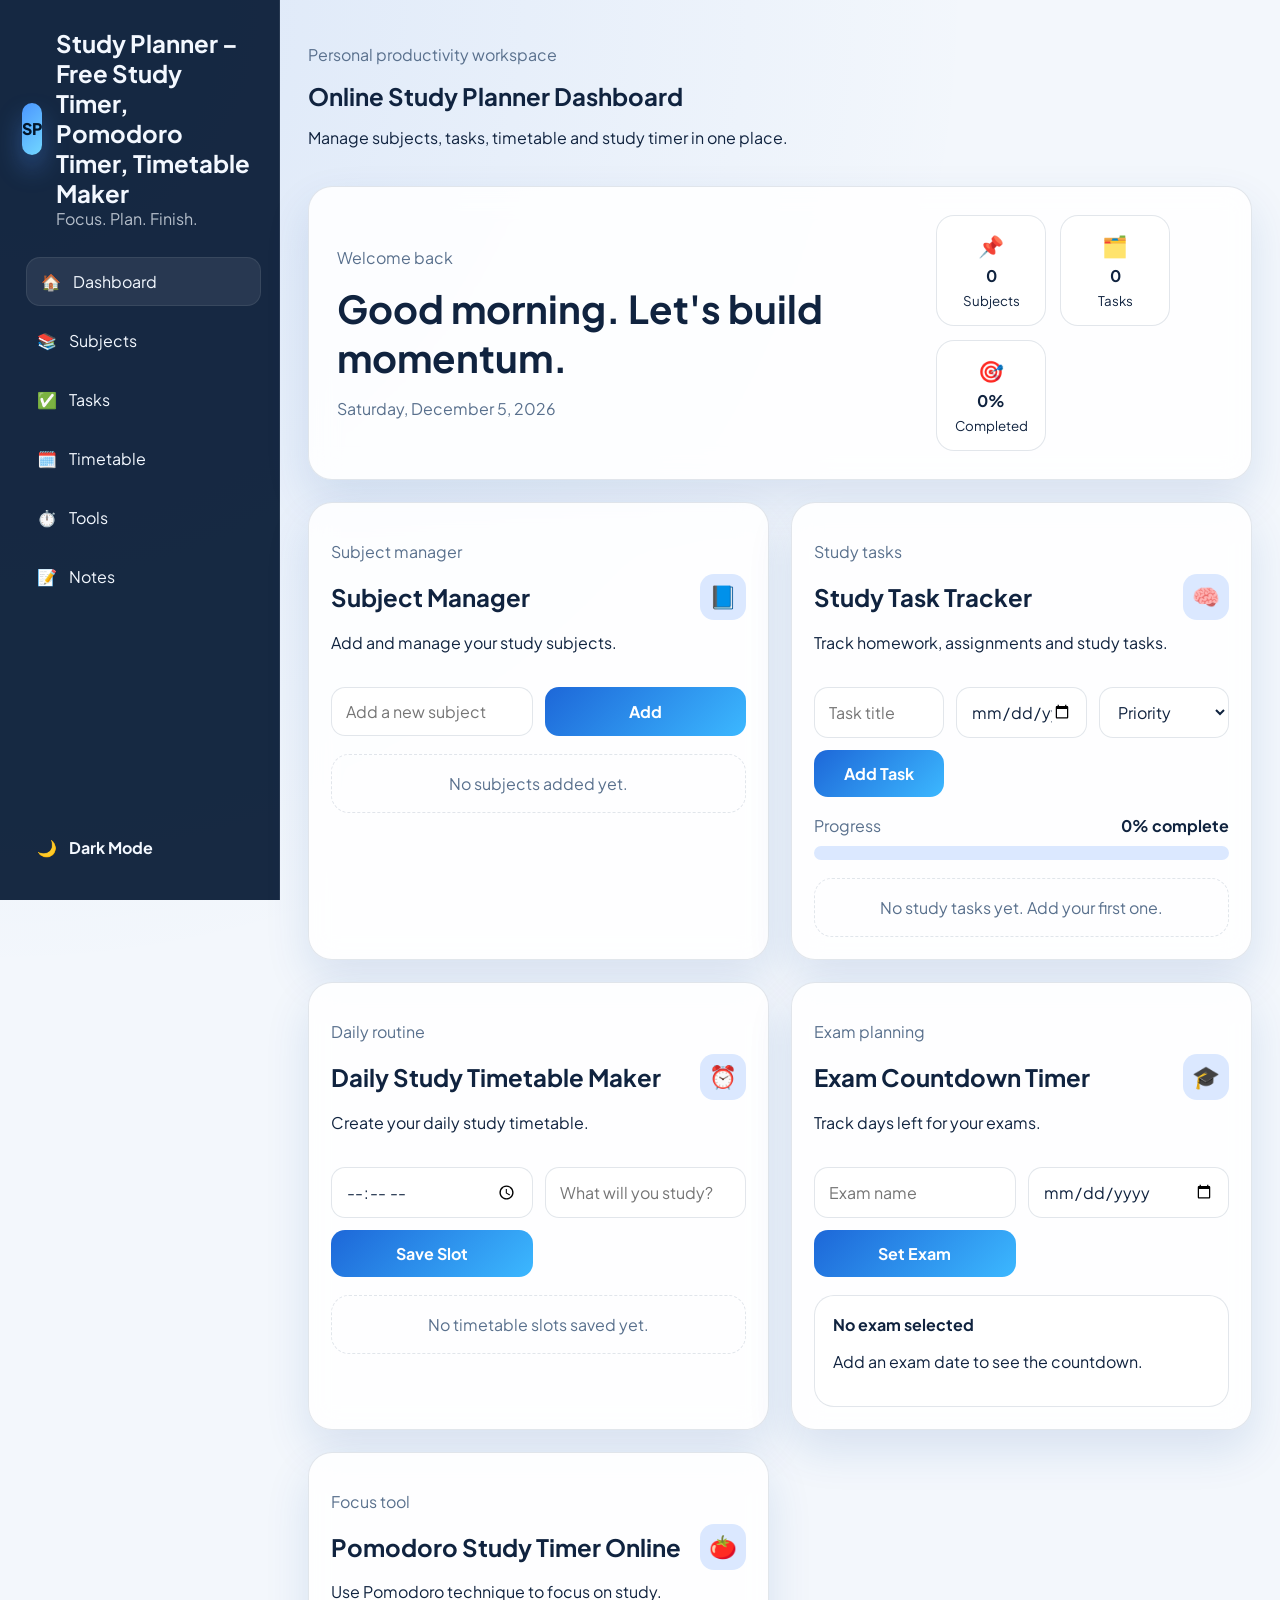
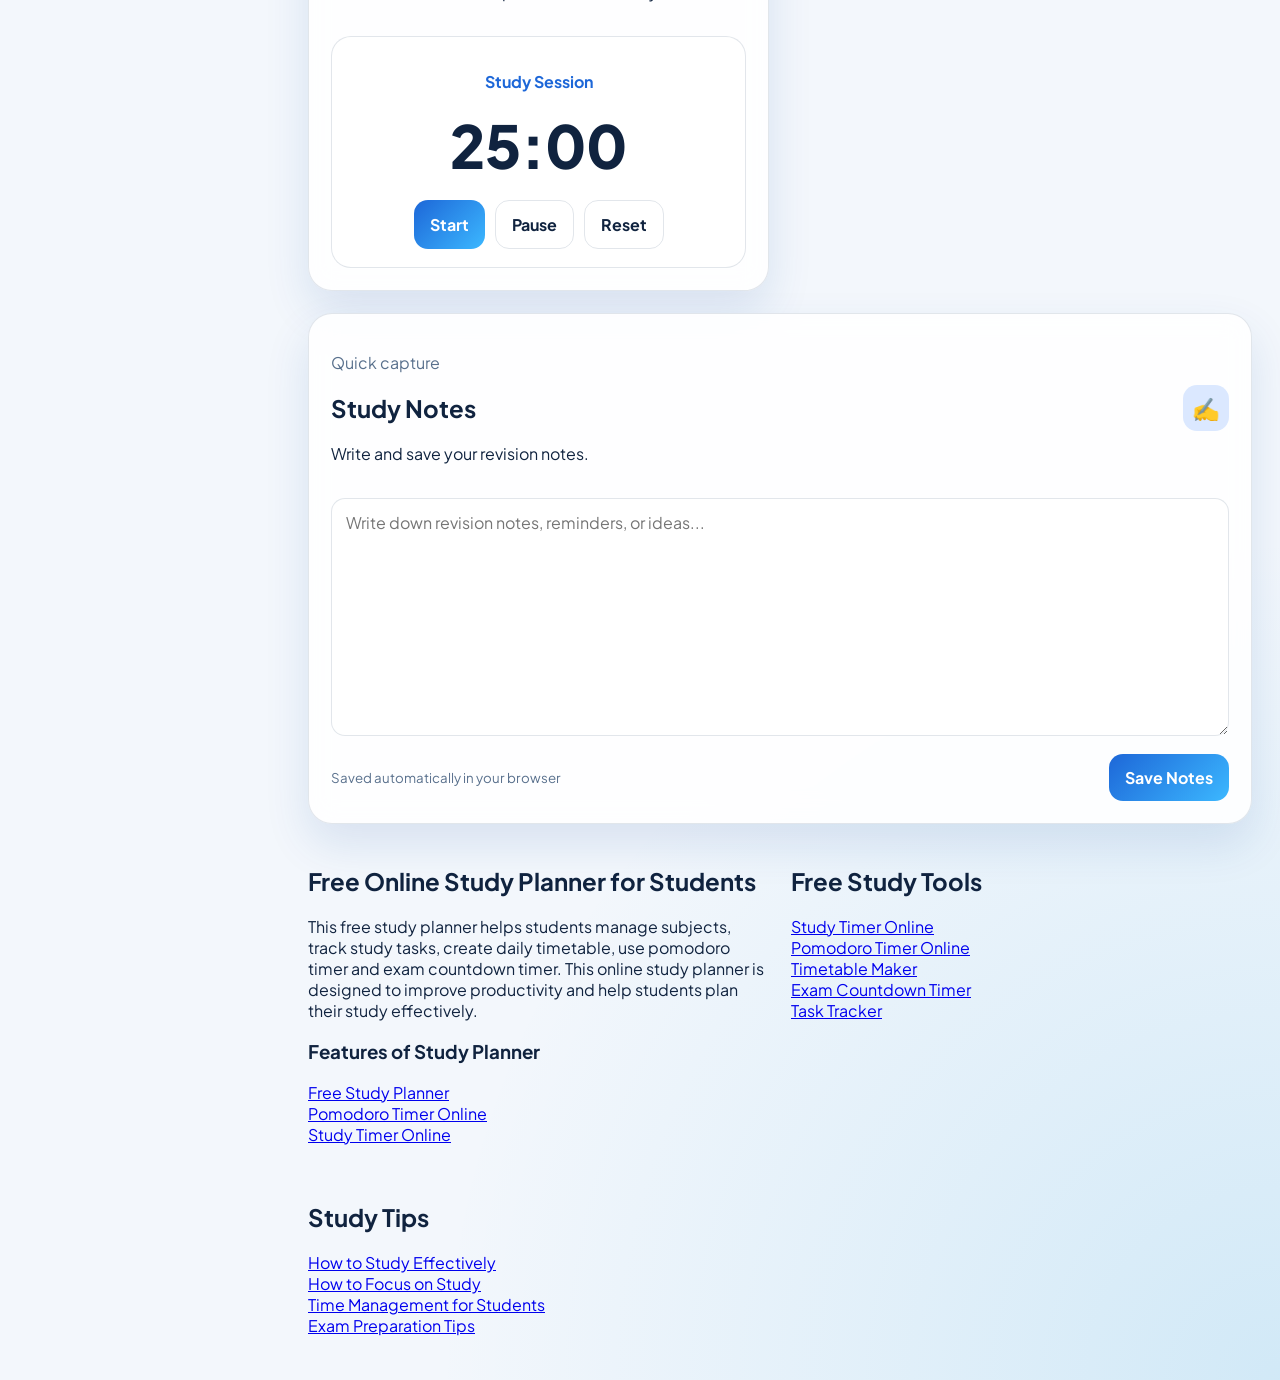
<file: index.html>
<!DOCTYPE html>
<html lang="en">
<head>
  <meta charset="UTF-8">
  <meta name="viewport" content="width=device-width, initial-scale=1.0">
  <meta name="google-site-verification" content="zmWX5NufYpglNkbJKlJRnGRphwTxDJMZn7EVDPB3mHg" />
  <title>Study Planner - Free Study Timer, Pomodoro Timer, Timetable Maker</title>

<meta name="description" content="Free Study Planner with Pomodoro Timer, Study Timer, Task Tracker, Timetable Maker and Exam Countdown. Best online study planner for students.">

<meta name="keywords" content="study planner, study timer, pomodoro timer, timetable maker, exam countdown, task tracker for students, online study planner">

<meta name="author" content="Study Planner">
<meta property="og:title" content="Study Planner - Free Study Timer & Pomodoro Timer">
<meta property="og:description" content="Plan your study, track tasks, use Pomodoro timer and timetable maker in one place.">
<meta property="og:type" content="website">
<meta property="og:url" content="https://vipviratprajapat1-source.github.io/Study-Planner/">
  <link rel="preconnect" href="https://fonts.googleapis.com">
  <link rel="preconnect" href="https://fonts.gstatic.com" crossorigin>
  <link href="https://fonts.googleapis.com/css2?family=Plus+Jakarta+Sans:wght@400;500;600;700;800&display=swap" rel="stylesheet">
  <link rel="stylesheet" href="style.css">
</head>
<body>
  <div class="app-shell">
    <aside class="sidebar" id="sidebar">
      <div class="brand">
        <div class="brand-icon">SP</div>
        <div>
          <h1>Study Planner – Free Study Timer, Pomodoro Timer, Timetable Maker</h1>
          <p>Focus. Plan. Finish.</p>
        </div>
      </div>

      <nav class="nav-links">
        <a href="#dashboard" class="nav-link active">
          <span>🏠</span>
          <span>Dashboard</span>
        </a>
        <a href="#subjects" class="nav-link">
          <span>📚</span>
          <span>Subjects</span>
        </a>
        <a href="#tasks" class="nav-link">
          <span>✅</span>
          <span>Tasks</span>
        </a>
        <a href="#timetable" class="nav-link">
          <span>🗓️</span>
          <span>Timetable</span>
        </a>
        <a href="#tools" class="nav-link">
          <span>⏱️</span>
          <span>Tools</span>
        </a>
        <a href="#notes" class="nav-link">
          <span>📝</span>
          <span>Notes</span>
        </a>
      </nav>

      <div class="sidebar-footer">
        <button id="themeToggle" class="theme-toggle" type="button">
          <span id="themeIcon">🌙</span>
          <span id="themeLabel">Dark Mode</span>
        </button>
      </div>
    </aside>

    <main class="content">
      <header class="topbar">
        <button class="menu-toggle" id="menuToggle" type="button" aria-label="Toggle menu">☰</button>
        <div>
          <p class="eyebrow">Personal productivity workspace</p>
          <h2>Online Study Planner Dashboard</h2>
          <p>Manage subjects, tasks, timetable and study timer in one place.</p>
        </div>
      </header>

      <section class="hero-card" id="dashboard">
        <div>
          <p class="eyebrow">Welcome back</p>
          <h3 id="welcomeMessage">Ready for a strong study session?</h3>
          <p id="todayDate" class="hero-date"></p>
        </div>
        <div class="hero-stats">
          <div class="mini-stat">
            <span>📌</span>
            <strong id="subjectCount">0</strong>
            <small>Subjects</small>
          </div>
          <div class="mini-stat">
            <span>🗂️</span>
            <strong id="taskCount">0</strong>
            <small>Tasks</small>
          </div>
          <div class="mini-stat">
            <span>🎯</span>
            <strong id="completionRate">0%</strong>
            <small>Completed</small>
          </div>
        </div>
      </section>

      <section class="grid-layout">
        <article class="card" id="subjects">
          <div class="card-header">
            <div>
              <p class="eyebrow">Subject manager</p>
              <h2>Subject Manager</h2>
              <p>Add and manage your study subjects.</p>
            </div>
            <span class="card-icon">📘</span>
          </div>
          <form id="subjectForm" class="inline-form">
            <input id="subjectInput" type="text" placeholder="Add a new subject" required>
            <button type="submit">Add</button>
          </form>
          <ul id="subjectList" class="list"></ul>
        </article>

        <article class="card" id="tasks">
          <div class="card-header">
            <div>
              <p class="eyebrow">Study tasks</p>
              <h2>Study Task Tracker</h2>
              <p>Track homework, assignments and study tasks.</p>
            </div>
            <span class="card-icon">🧠</span>
          </div>
          <form id="taskForm" class="task-form">
            <input id="taskTitle" type="text" placeholder="Task title" required>
            <input id="taskDeadline" type="date" required>
            <select id="taskPriority" required>
              <option value="">Priority</option>
              <option value="High">High</option>
              <option value="Medium">Medium</option>
              <option value="Low">Low</option>
            </select>
            <button type="submit">Add Task</button>
          </form>
          <div class="progress-block">
            <div class="progress-label">
              <span>Progress</span>
              <strong id="progressText">0% complete</strong>
            </div>
            <div class="progress-track">
              <div id="progressBar" class="progress-bar"></div>
            </div>
          </div>
          <ul id="taskList" class="list task-list"></ul>
        </article>

        <article class="card" id="timetable">
          <div class="card-header">
            <div>
              <p class="eyebrow">Daily routine</p>
              <h2>Daily Study Timetable Maker</h2>
              <p>Create your daily study timetable.</p>
            </div>
            <span class="card-icon">⏰</span>
          </div>
          <form id="timetableForm" class="inline-form timetable-form">
            <input id="scheduleHour" type="time" required>
            <input id="scheduleTask" type="text" placeholder="What will you study?" required>
            <button type="submit">Save Slot</button>
          </form>
          <ul id="timetableList" class="list timetable-list"></ul>
        </article>

        <article class="card" id="tools">
          <div class="card-header">
            <div>
              <p class="eyebrow">Exam planning</p>
              <h2>Exam Countdown Timer</h2>
              <p>Track days left for your exams.</p>
            </div>
            <span class="card-icon">🎓</span>
          </div>
          <form id="examForm" class="inline-form">
            <input id="examName" type="text" placeholder="Exam name" required>
            <input id="examDate" type="date" required>
            <button type="submit">Set Exam</button>
          </form>
          <div class="countdown-panel">
            <h4 id="examDisplayName">No exam selected</h4>
            <p id="countdownText">Add an exam date to see the countdown.</p>
          </div>
        </article>

        <article class="card">
          <div class="card-header">
            <div>
              <p class="eyebrow">Focus tool</p>
              <h2>Pomodoro Study Timer Online</h2>
              <p>Use Pomodoro technique to focus on study.</p>
            </div>
            <span class="card-icon">🍅</span>
          </div>
          <div class="pomodoro-panel">
            <p class="pomodoro-mode" id="pomodoroMode">Study Session</p>
            <div class="pomodoro-time" id="pomodoroTime">25:00</div>
            <div class="pomodoro-actions">
              <button id="startPomodoro" type="button">Start</button>
              <button id="pausePomodoro" type="button" class="secondary-button">Pause</button>
              <button id="resetPomodoro" type="button" class="secondary-button">Reset</button>
            </div>
          </div>
        </article>

        <article class="card full-width" id="notes">
          <div class="card-header">
            <div>
              <p class="eyebrow">Quick capture</p>
              <h2>Study Notes</h2>
              <p>Write and save your revision notes.</p>
            </div>
            <span class="card-icon">✍️</span>
          </div>
          <textarea id="notesArea" rows="10" placeholder="Write down revision notes, reminders, or ideas..."></textarea>
          <div class="notes-footer">
            <small>Saved automatically in your browser</small>
            <button id="saveNotes" type="button">Save Notes</button>
          </div>
        </article>
      <section>
  <h2>Free Online Study Planner for Students</h2>
  <p>
    This free study planner helps students manage subjects, track study tasks,
    create daily timetable, use pomodoro timer and exam countdown timer.
    This online study planner is designed to improve productivity and help
    students plan their study effectively.
  </p>

  <h3>Features of Study Planner</h3>
  <p>
     <a href="https://vipviratprajapat1-source.github.io/Study-Planner/">Free Study Planner</a><br>
     <a href="https://vipviratprajapat1-source.github.io/Study-Planner/">Pomodoro Timer Online</a><br>
     <a href="https://vipviratprajapat1-source.github.io/Study-Planner/">Study Timer Online</a>
  </p>
  </section>
        <section>
  <h2>Free Study Tools</h2>
  <p>
    <a href="study-timer.html">Study Timer Online</a><br>
    <a href="pomodoro-timer.html">Pomodoro Timer Online</a><br>
    <a href="timetable-maker.html">Timetable Maker</a><br>
    <a href="exam-countdown.html">Exam Countdown Timer</a><br>
    <a href="task-tracker.html">Task Tracker</a>
  </p>
</section>
<section>
  <h2>Study Tips</h2>
  <p>
    <a href="how-to-study.html">How to Study Effectively</a><br>
    <a href="how-to-focus-on-study.html">How to Focus on Study</a><br>
    <a href="time-management-for-students.html">Time Management for Students</a><br>
    <a href="exam-preparation-tips.html">Exam Preparation Tips</a>
  </p>
</section>

    </main>
  </div>
<script>
(function(){if(!window.chatbase||window.chatbase("getState")!=="initialized"){window.chatbase=(...arguments)=>{if(!window.chatbase.q){window.chatbase.q=[]}window.chatbase.q.push(arguments)};window.chatbase=new Proxy(window.chatbase,{get(target,prop){if(prop==="q"){return target.q}return(...args)=>target(prop,...args)}})}const onLoad=function(){const script=document.createElement("script");script.src="https://www.chatbase.co/embed.min.js";script.id="tc7i2lwa6ctZbkM8HM2JC";script.domain="www.chatbase.co";document.body.appendChild(script)};if(document.readyState==="complete"){onLoad()}else{window.addEventListener("load",onLoad)}})();
</script>
  <script src="script.js"></script>
</body>
</html>
</file>
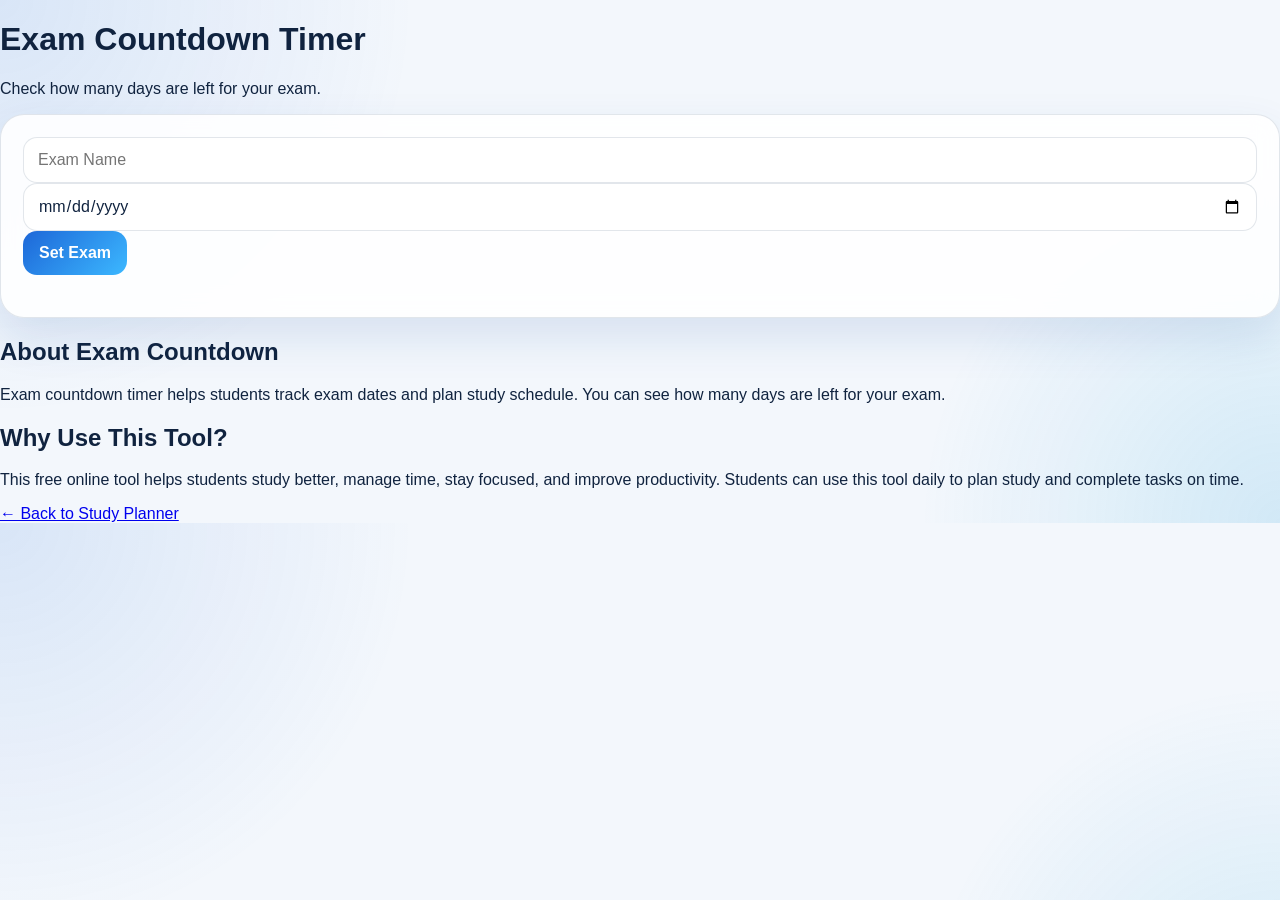
<file: exam-countdown.html>
<!DOCTYPE html>
<html lang="en">
<head>
  <meta charset="UTF-8">
  <meta name="viewport" content="width=device-width, initial-scale=1.0">
  <title>Exam Countdown Timer - Days Left for Exam</title>

  <meta name="description" content="Free exam countdown timer for students. Check how many days left for your exam and plan your study.">
  <meta name="keywords" content="exam countdown timer, days left for exam, exam timer for students">
  <meta name="robots" content="index, follow">

  <link rel="stylesheet" href="style.css">
</head>
<body>

  <h1>Exam Countdown Timer</h1>
  <p>Check how many days are left for your exam.</p>

  <div class="card">
    <input type="text" id="examName" placeholder="Exam Name">
    <input type="date" id="examDate">
    <button onclick="setExam()">Set Exam</button>

    <h2 id="examTitle"></h2>
    <p id="countdown"></p>
  </div>

  <h2>About Exam Countdown</h2>
  <p>
    Exam countdown timer helps students track exam dates and plan study schedule.
    You can see how many days are left for your exam.
  </p>
  <h2>Why Use This Tool?</h2>
  <p>
  This free online tool helps students study better, manage time, stay focused,
  and improve productivity. Students can use this tool daily to plan study and
  complete tasks on time.
  </p>
  <a href="index.html">← Back to Study Planner</a>

<script>
function setExam() {
  let examName = document.getElementById("examName").value;
  let examDate = document.getElementById("examDate").value;

  if(examName === "" || examDate === "") return;

  let examTime = new Date(examDate).getTime();

  setInterval(function() {
    let now = new Date().getTime();
    let distance = examTime - now;

    let days = Math.floor(distance / (1000 * 60 * 60 * 24));

    document.getElementById("examTitle").innerText = examName;
    document.getElementById("countdown").innerText = days + " days left";
  }, 1000);
}
</script>

</body>
</html>
</file>
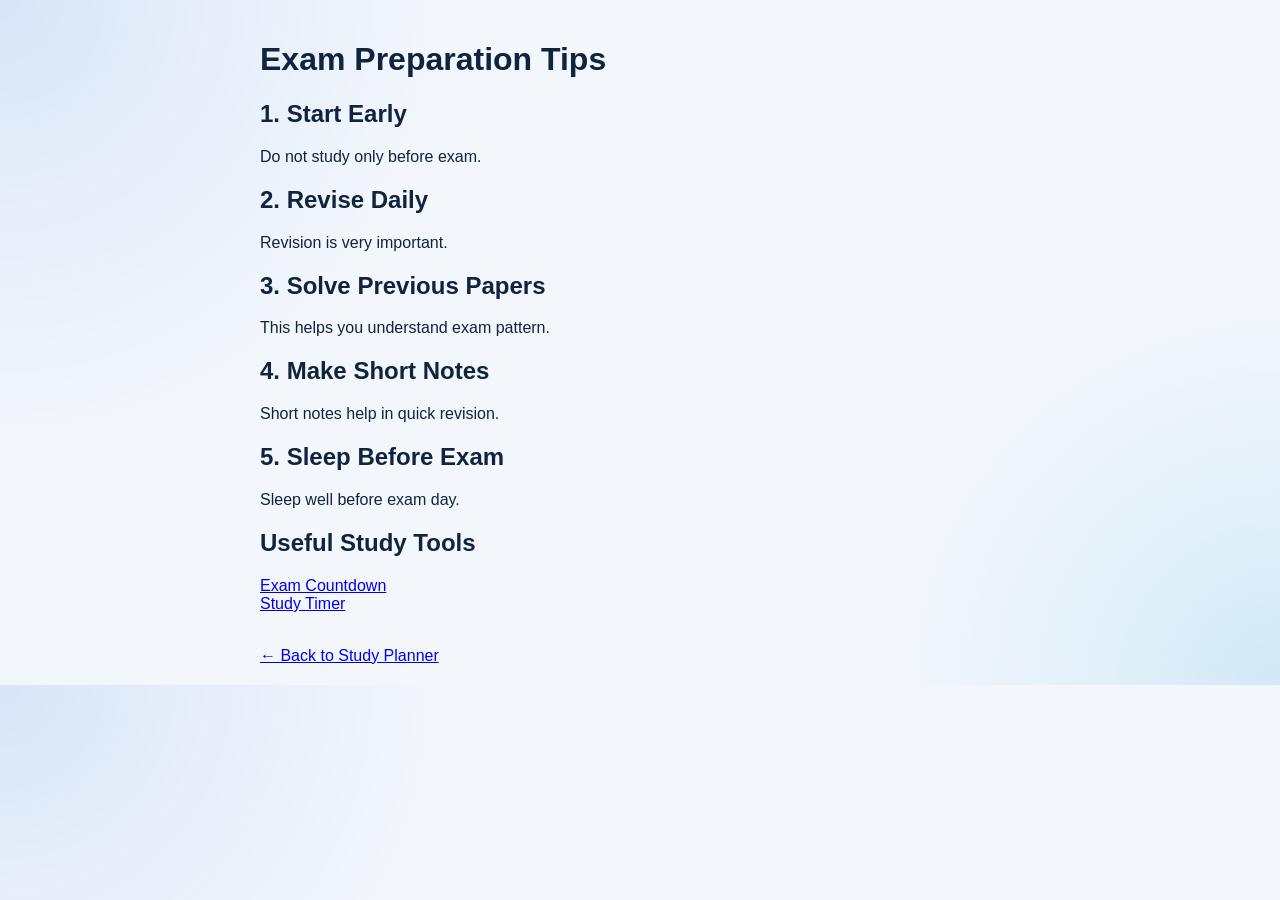
<file: exam-preparation-tips.html>
<!DOCTYPE html>
<html lang="en">
<head>
  <meta charset="UTF-8">
  <meta name="viewport" content="width=device-width, initial-scale=1.0">
  <title>Exam Preparation Tips - Study Planner</title>
  <meta name="description" content="Best exam preparation tips for students. Learn how to prepare for exams effectively.">
  <link rel="stylesheet" href="style.css">
</head>
<body>
  <main style="padding:20px; max-width:800px; margin:auto;">
    <h1>Exam Preparation Tips</h1>

    <h2>1. Start Early</h2>
    <p>Do not study only before exam.</p>

    <h2>2. Revise Daily</h2>
    <p>Revision is very important.</p>

    <h2>3. Solve Previous Papers</h2>
    <p>This helps you understand exam pattern.</p>

    <h2>4. Make Short Notes</h2>
    <p>Short notes help in quick revision.</p>

    <h2>5. Sleep Before Exam</h2>
    <p>Sleep well before exam day.</p>

    <h2>Useful Study Tools</h2>
    <p>
      <a href="exam-countdown.html">Exam Countdown</a><br>
      <a href="study-timer.html">Study Timer</a>
    </p>

    <br>
    <a href="index.html">← Back to Study Planner</a>
  </main>
</body>
</html>
</file>
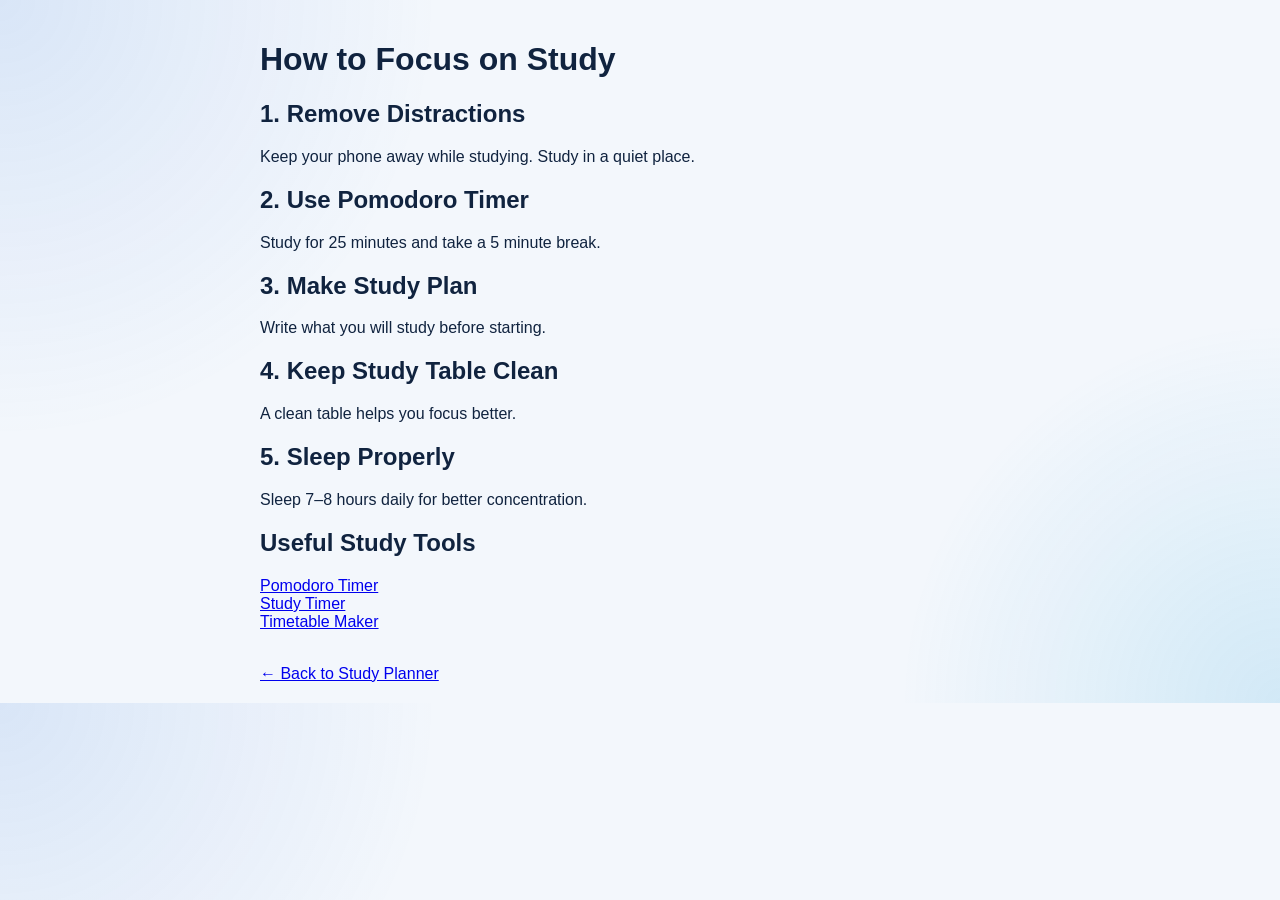
<file: how-to-focus-on-study.html>
<!DOCTYPE html>
<html lang="en">
<head>
  <meta charset="UTF-8">
  <meta name="viewport" content="width=device-width, initial-scale=1.0">
  <title>How to Focus on Study - Study Planner</title>
  <meta name="description" content="Learn how to focus on study without distraction. Best study tips for students to improve concentration.">
  <link rel="stylesheet" href="style.css">
</head>
<body>
  <main style="padding:20px; max-width:800px; margin:auto;">
    <h1>How to Focus on Study</h1>

    <h2>1. Remove Distractions</h2>
    <p>Keep your phone away while studying. Study in a quiet place.</p>

    <h2>2. Use Pomodoro Timer</h2>
    <p>Study for 25 minutes and take a 5 minute break.</p>

    <h2>3. Make Study Plan</h2>
    <p>Write what you will study before starting.</p>

    <h2>4. Keep Study Table Clean</h2>
    <p>A clean table helps you focus better.</p>

    <h2>5. Sleep Properly</h2>
    <p>Sleep 7–8 hours daily for better concentration.</p>

    <h2>Useful Study Tools</h2>
    <p>
      <a href="pomodoro-timer.html">Pomodoro Timer</a><br>
      <a href="study-timer.html">Study Timer</a><br>
      <a href="timetable-maker.html">Timetable Maker</a>
    </p>

    <br>
    <a href="index.html">← Back to Study Planner</a>
  </main>
</body>
</html>
</file>
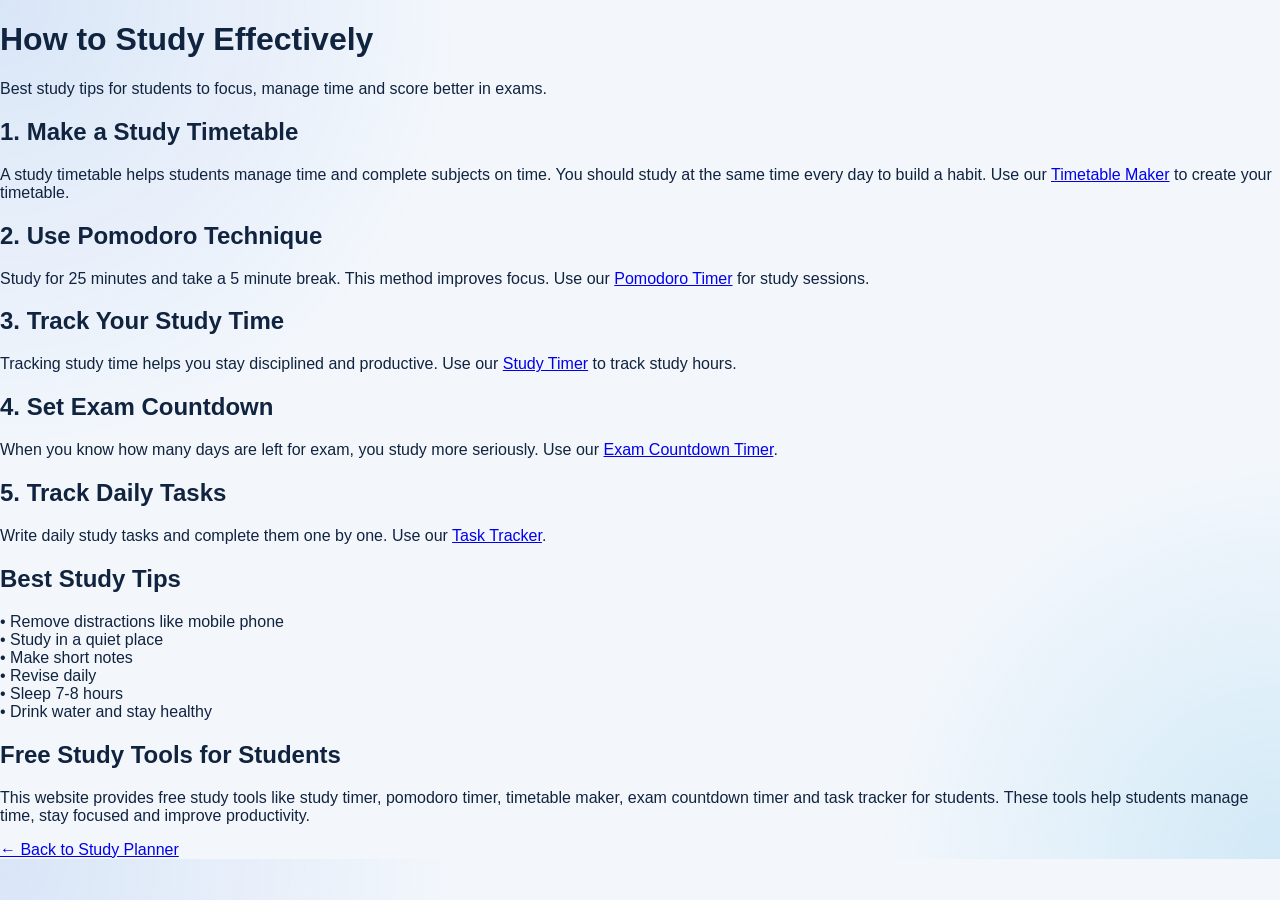
<file: how-to-study.html>
<!DOCTYPE html>
<html lang="en">
<head>
  <meta charset="UTF-8">
  <meta name="viewport" content="width=device-width, initial-scale=1.0">
  <title>How to Study Effectively - Study Tips for Students</title>

  <meta name="description" content="Learn how to study effectively with best study tips, time management, Pomodoro technique and timetable planning for students.">
  <meta name="keywords" content="how to study effectively, study tips for students, how to focus on study, study time table tips">
  <meta name="robots" content="index, follow">

  <link rel="stylesheet" href="style.css">
</head>
<body>

  <h1>How to Study Effectively</h1>
  <p>Best study tips for students to focus, manage time and score better in exams.</p>

  <h2>1. Make a Study Timetable</h2>
  <p>
    A study timetable helps students manage time and complete subjects on time.
    You should study at the same time every day to build a habit.
    Use our <a href="timetable-maker.html">Timetable Maker</a> to create your timetable.
  </p>

  <h2>2. Use Pomodoro Technique</h2>
  <p>
    Study for 25 minutes and take a 5 minute break. This method improves focus.
    Use our <a href="pomodoro-timer.html">Pomodoro Timer</a> for study sessions.
  </p>

  <h2>3. Track Your Study Time</h2>
  <p>
    Tracking study time helps you stay disciplined and productive.
    Use our <a href="study-timer.html">Study Timer</a> to track study hours.
  </p>

  <h2>4. Set Exam Countdown</h2>
  <p>
    When you know how many days are left for exam, you study more seriously.
    Use our <a href="exam-countdown.html">Exam Countdown Timer</a>.
  </p>

  <h2>5. Track Daily Tasks</h2>
  <p>
    Write daily study tasks and complete them one by one.
    Use our <a href="task-tracker.html">Task Tracker</a>.
  </p>

  <h2>Best Study Tips</h2>
  <p>
    • Remove distractions like mobile phone<br>
    • Study in a quiet place<br>
    • Make short notes<br>
    • Revise daily<br>
    • Sleep 7-8 hours<br>
    • Drink water and stay healthy
  </p>

  <h2>Free Study Tools for Students</h2>
  <p>
    This website provides free study tools like study timer, pomodoro timer,
    timetable maker, exam countdown timer and task tracker for students.
    These tools help students manage time, stay focused and improve productivity.
  </p>

  <a href="index.html">← Back to Study Planner</a>

</body>
</html>
</file>
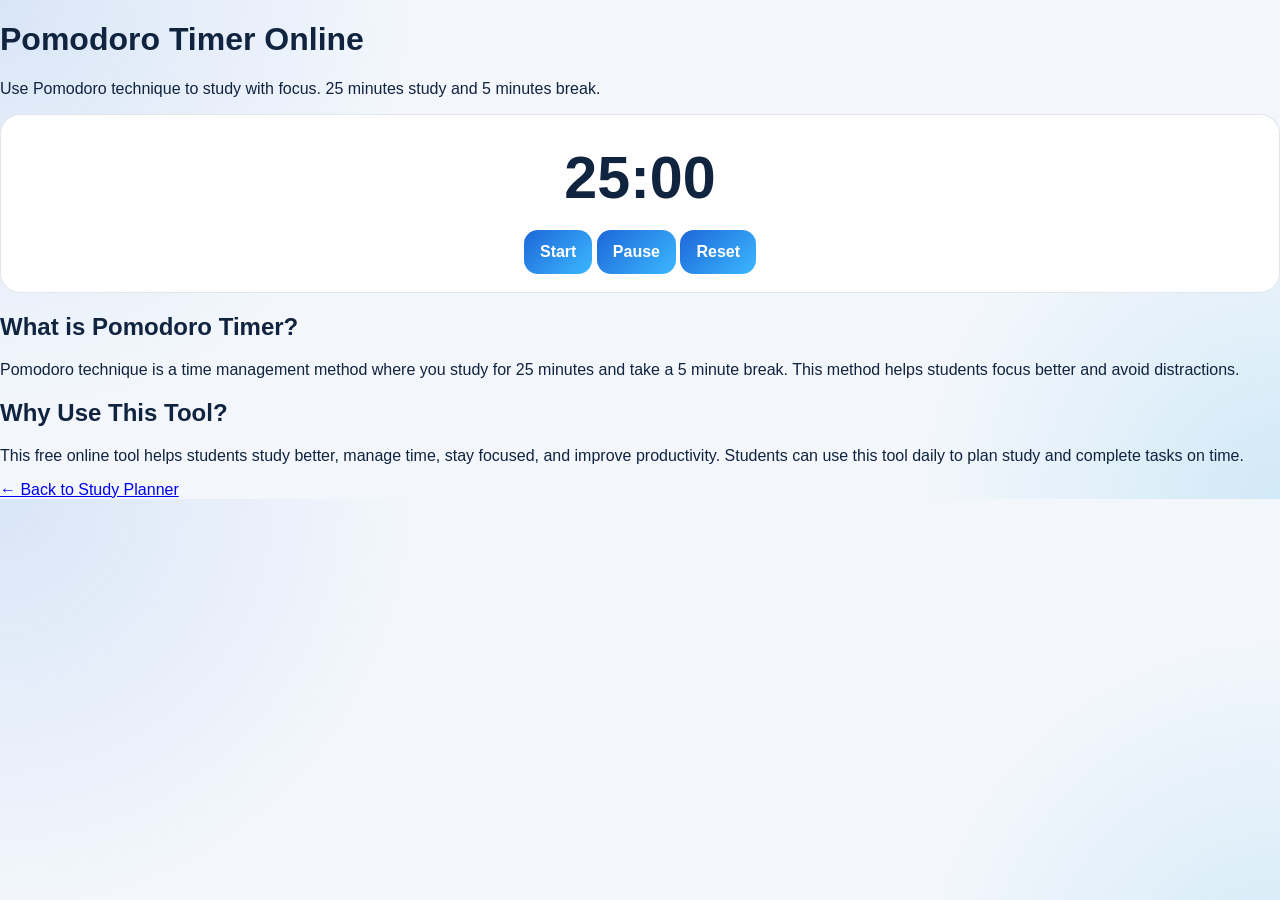
<file: pomodoro-timer.html>
<!DOCTYPE html>
<html lang="en">
<head>
  <meta charset="UTF-8">
  <meta name="viewport" content="width=device-width, initial-scale=1.0">
  <title>Pomodoro Timer Online - Free Pomodoro Study Timer</title>

  <meta name="description" content="Free Pomodoro Timer online for students. Use 25 minute study timer and 5 minute break timer to improve focus and productivity.">
  <meta name="keywords" content="pomodoro timer online, pomodoro timer, study timer 25 minutes, focus timer">
  <meta name="robots" content="index, follow">

  <link rel="stylesheet" href="style.css">
</head>
<body>

  <h1>Pomodoro Timer Online</h1>
  <p>Use Pomodoro technique to study with focus. 25 minutes study and 5 minutes break.</p>

  <div class="pomodoro-panel">
    <div class="pomodoro-time" id="time">25:00</div>
    <button onclick="startPomodoro()">Start</button>
    <button onclick="pausePomodoro()">Pause</button>
    <button onclick="resetPomodoro()">Reset</button>
  </div>

  <h2>What is Pomodoro Timer?</h2>
  <p>
    Pomodoro technique is a time management method where you study for 25 minutes
    and take a 5 minute break. This method helps students focus better and avoid distractions.
  </p>
  <h2>Why Use This Tool?</h2>
  <p>
  This free online tool helps students study better, manage time, stay focused,
  and improve productivity. Students can use this tool daily to plan study and
  complete tasks on time.
  </p>
  <a href="index.html">← Back to Study Planner</a>

<script>
let timeLeft = 1500;
let timer;

function startPomodoro() {
  timer = setInterval(function() {
    let minutes = Math.floor(timeLeft / 60);
    let seconds = timeLeft % 60;

    document.getElementById("time").innerText =
      (minutes < 10 ? "0" : "") + minutes + ":" + (seconds < 10 ? "0" : "") + seconds;

    timeLeft--;

    if (timeLeft < 0) {
      clearInterval(timer);
      alert("Pomodoro session completed! Take a break.");
      timeLeft = 1500;
    }
  }, 1000);
}

function pausePomodoro() {
  clearInterval(timer);
}

function resetPomodoro() {
  clearInterval(timer);
  timeLeft = 1500;
  document.getElementById("time").innerText = "25:00";
}
</script>

</body>
</html>
</file>
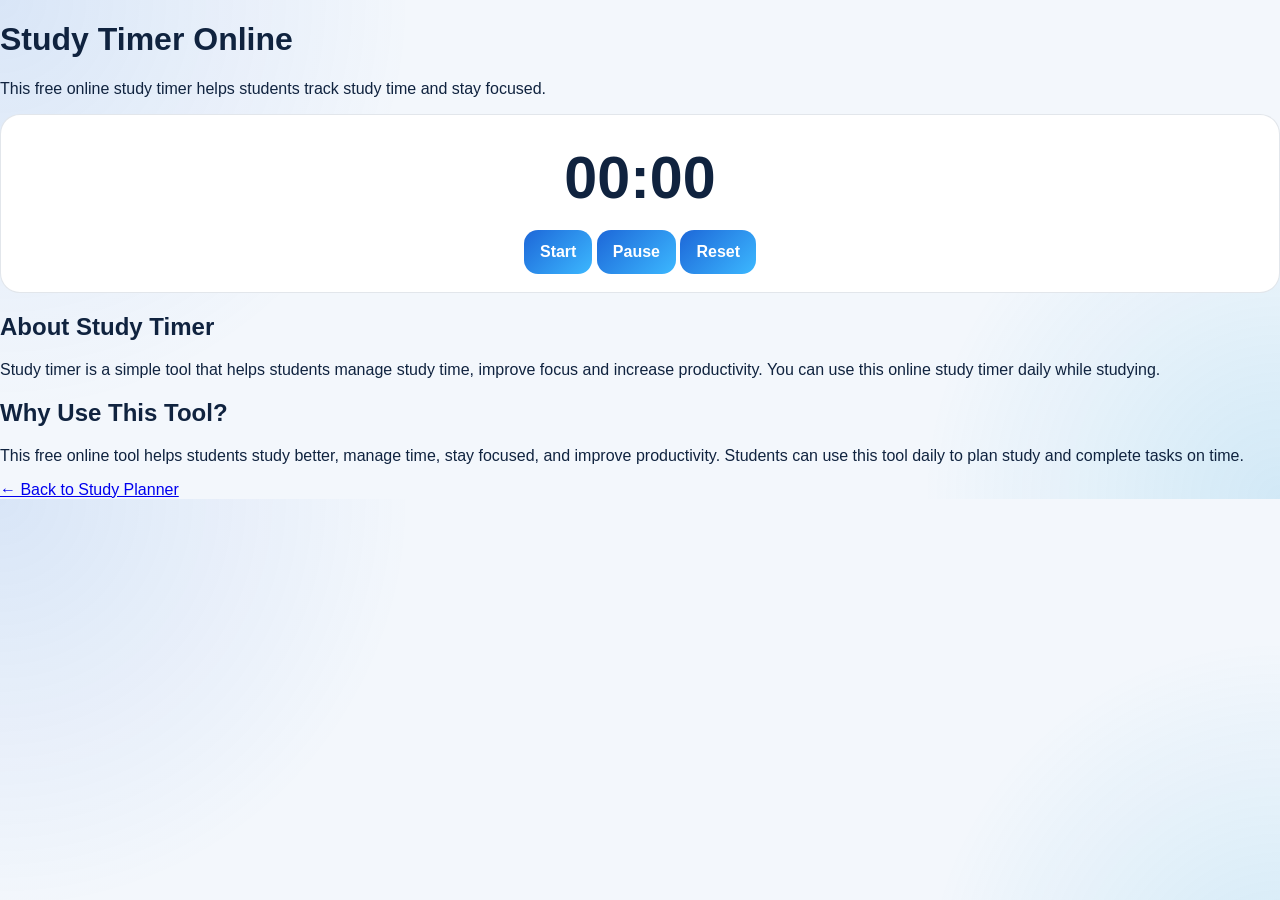
<file: study-timer.html>
<!DOCTYPE html>
<html lang="en">
<head>
  <meta charset="UTF-8">
  <meta name="viewport" content="width=device-width, initial-scale=1.0">
  <title>Study Timer Online - Free Study Timer for Students</title>

  <meta name="description" content="Use this free online study timer to track your study time and improve focus. Simple and effective study timer for students.">
  <meta name="keywords" content="study timer online, study timer, online timer for study, student timer">
  <meta name="robots" content="index, follow">

  <link rel="stylesheet" href="style.css">
</head>
<body>

  <h1>Study Timer Online</h1>
  <p>This free online study timer helps students track study time and stay focused.</p>

  <div class="pomodoro-panel">
    <div class="pomodoro-time" id="time">00:00</div>
    <button onclick="startTimer()">Start</button>
    <button onclick="pauseTimer()">Pause</button>
    <button onclick="resetTimer()">Reset</button>
  </div>

  <h2>About Study Timer</h2>
  <p>
    Study timer is a simple tool that helps students manage study time,
    improve focus and increase productivity. You can use this online
    study timer daily while studying.
  </p>
  <h2>Why Use This Tool?</h2>
  <p>
  This free online tool helps students study better, manage time, stay focused,
  and improve productivity. Students can use this tool daily to plan study and
  complete tasks on time.
  </p>
  <a href="index.html">← Back to Study Planner</a>

<script>
let seconds = 0;
let timer;

function startTimer() {
  timer = setInterval(function() {
    seconds++;
    let min = Math.floor(seconds / 60);
    let sec = seconds % 60;
    document.getElementById("time").innerText =
      (min < 10 ? "0" : "") + min + ":" + (sec < 10 ? "0" : "") + sec;
  }, 1000);
}

function pauseTimer() {
  clearInterval(timer);
}

function resetTimer() {
  clearInterval(timer);
  seconds = 0;
  document.getElementById("time").innerText = "00:00";
}
</script>

</body>
</html>
</file>
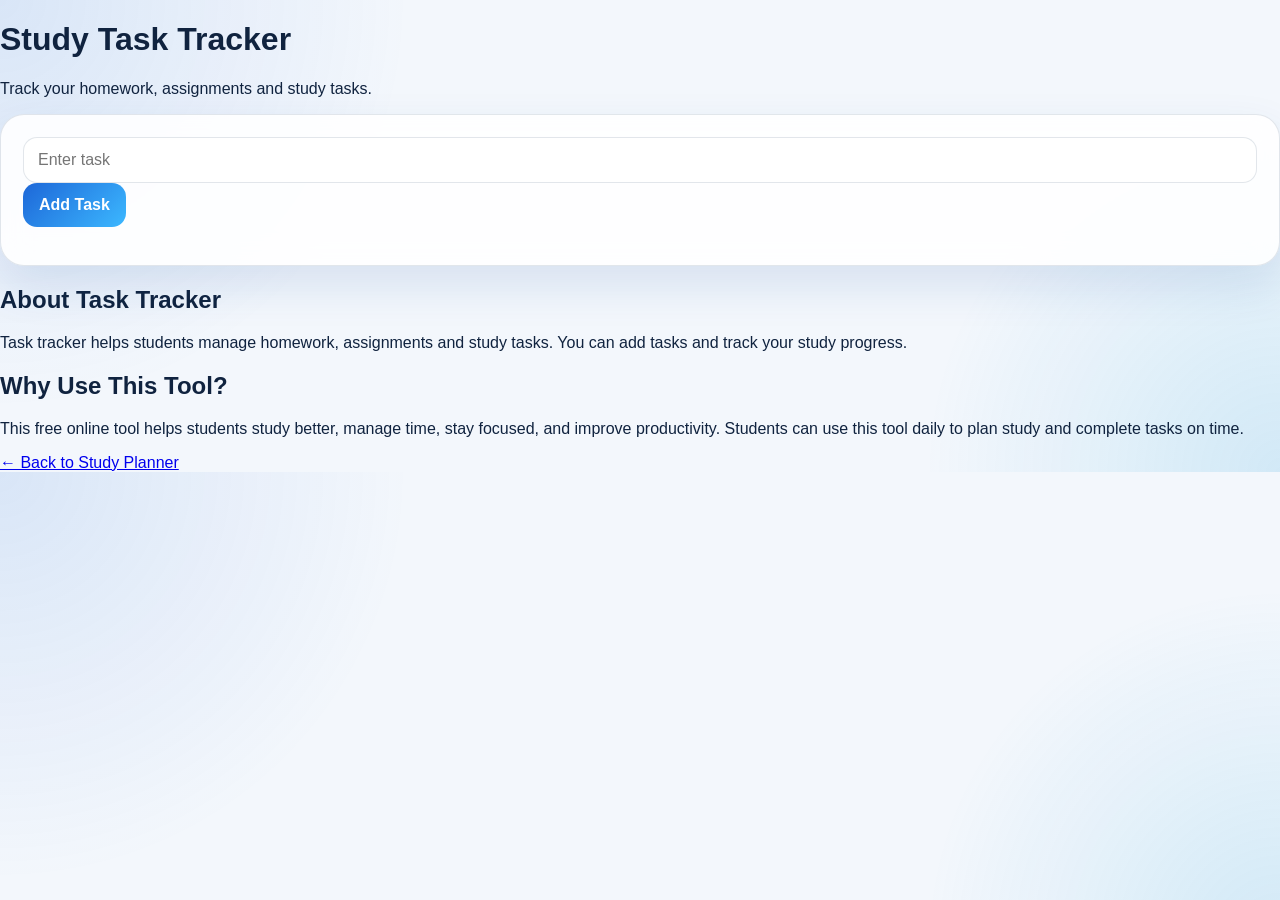
<file: task-tracker.html>
<!DOCTYPE html>
<html lang="en">
<head>
  <meta charset="UTF-8">
  <meta name="viewport" content="width=device-width, initial-scale=1.0">
  <title>Task Tracker for Students - Study Task Manager</title>

  <meta name="description" content="Free task tracker for students. Track homework, assignments, and study tasks online.">
  <meta name="keywords" content="task tracker for students, study task manager, homework tracker">
  <meta name="robots" content="index, follow">

  <link rel="stylesheet" href="style.css">
</head>
<body>

  <h1>Study Task Tracker</h1>
  <p>Track your homework, assignments and study tasks.</p>

  <div class="card">
    <input type="text" id="taskInput" placeholder="Enter task">
    <button onclick="addTask()">Add Task</button>

    <ul id="taskList"></ul>
  </div>

  <h2>About Task Tracker</h2>
  <p>
    Task tracker helps students manage homework, assignments and study tasks.
    You can add tasks and track your study progress.
  </p>
  <h2>Why Use This Tool?</h2>
  <p>
  This free online tool helps students study better, manage time, stay focused,
  and improve productivity. Students can use this tool daily to plan study and
  complete tasks on time.
  </p>
  <a href="index.html">← Back to Study Planner</a>

<script>
function addTask() {
  let task = document.getElementById("taskInput").value;
  if(task === "") return;

  let li = document.createElement("li");
  li.innerText = task;

  li.onclick = function() {
    li.style.textDecoration = "line-through";
  }

  document.getElementById("taskList").appendChild(li);
  document.getElementById("taskInput").value = "";
}
</script>

</body>
</html>
</file>
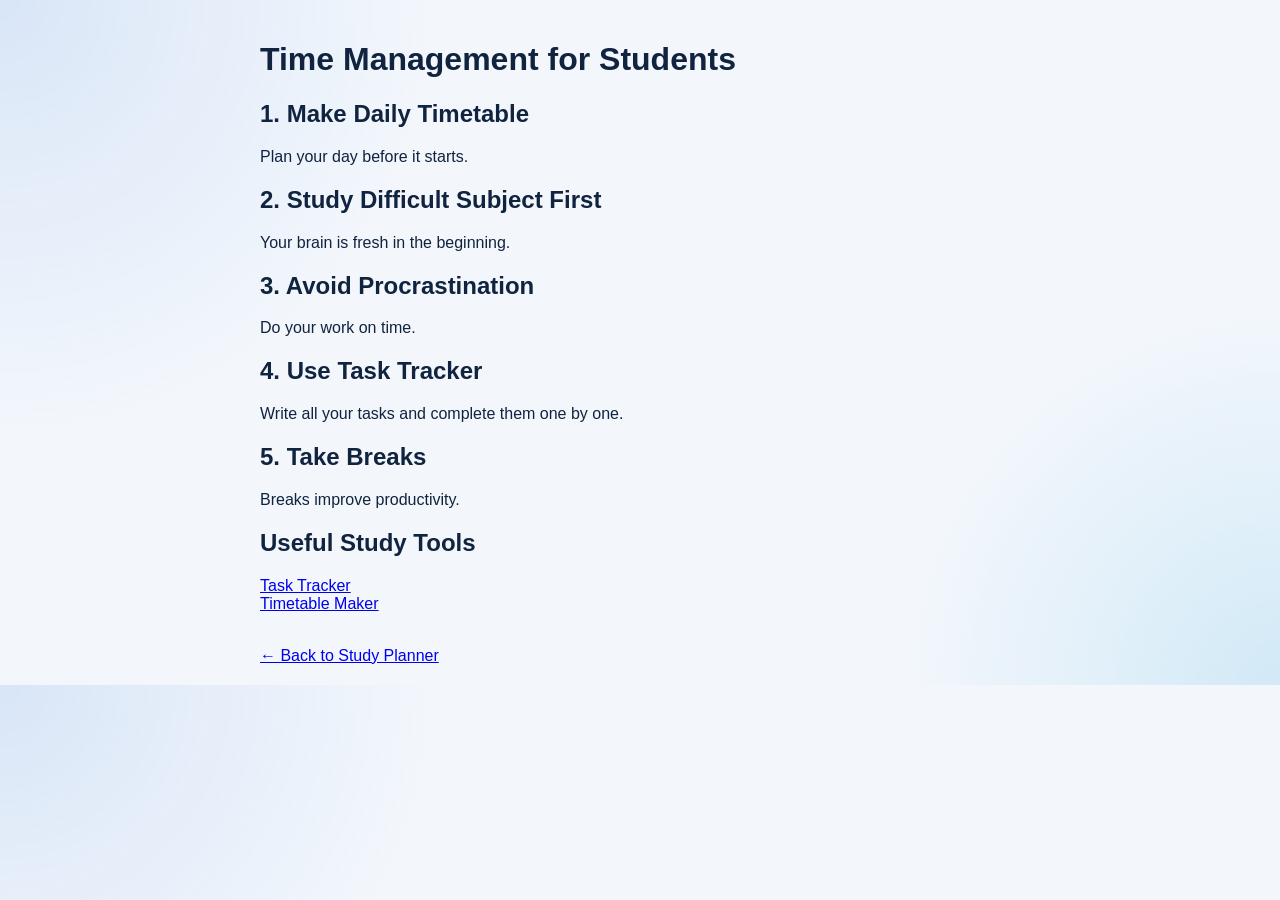
<file: time-management-for-students.html>
<!DOCTYPE html>
<html lang="en">
<head>
  <meta charset="UTF-8">
  <meta name="viewport" content="width=device-width, initial-scale=1.0">
  <title>Time Management for Students - Study Planner</title>
  <meta name="description" content="Best time management tips for students. Learn how to manage study time and daily routine.">
  <link rel="stylesheet" href="style.css">
</head>
<body>
  <main style="padding:20px; max-width:800px; margin:auto;">
    <h1>Time Management for Students</h1>

    <h2>1. Make Daily Timetable</h2>
    <p>Plan your day before it starts.</p>

    <h2>2. Study Difficult Subject First</h2>
    <p>Your brain is fresh in the beginning.</p>

    <h2>3. Avoid Procrastination</h2>
    <p>Do your work on time.</p>

    <h2>4. Use Task Tracker</h2>
    <p>Write all your tasks and complete them one by one.</p>

    <h2>5. Take Breaks</h2>
    <p>Breaks improve productivity.</p>

    <h2>Useful Study Tools</h2>
    <p>
      <a href="task-tracker.html">Task Tracker</a><br>
      <a href="timetable-maker.html">Timetable Maker</a>
    </p>

    <br>
    <a href="index.html">← Back to Study Planner</a>
  </main>
</body>
</html>
</file>
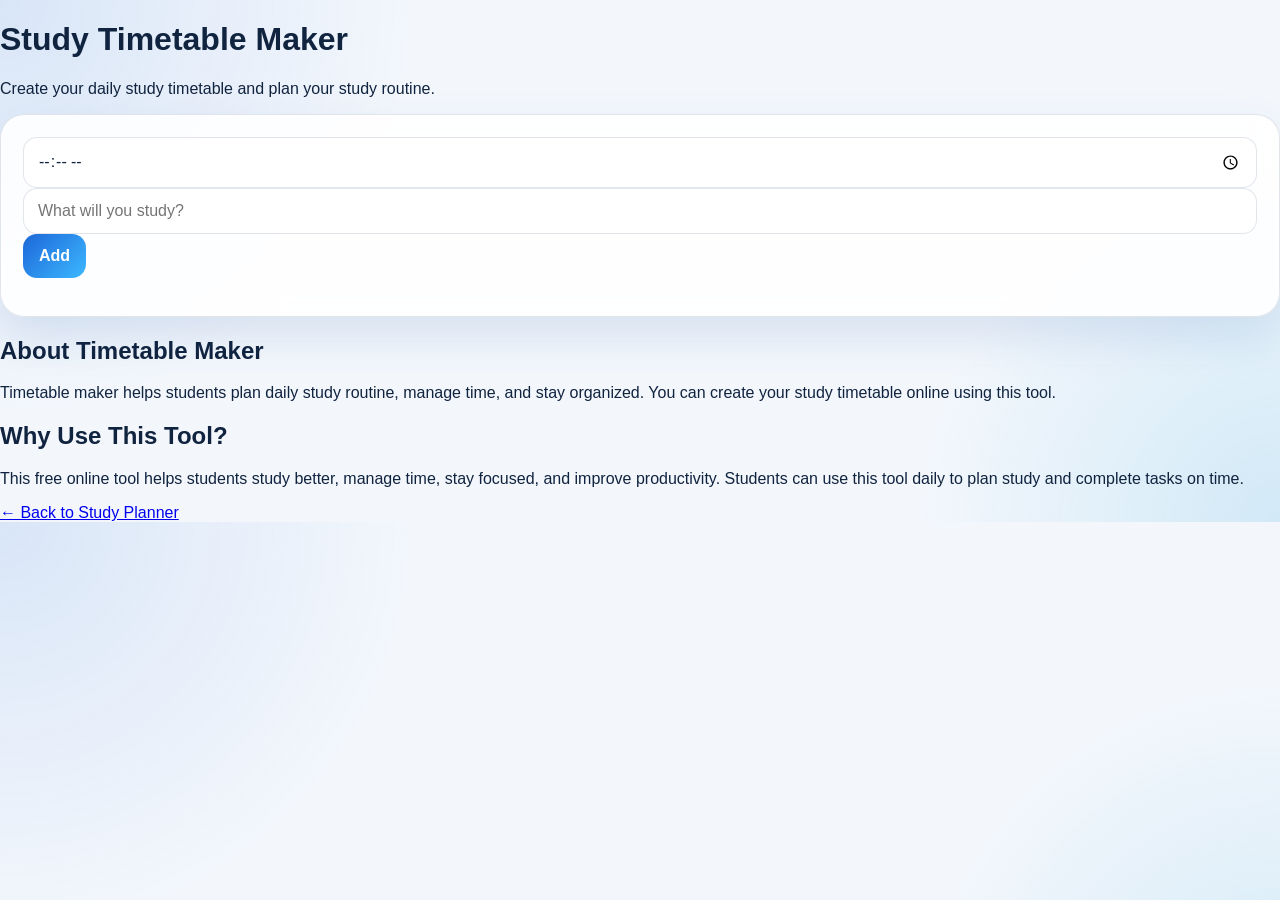
<file: timetable-maker.html>
<!DOCTYPE html>
<html lang="en">
<head>
  <meta charset="UTF-8">
  <meta name="viewport" content="width=device-width, initial-scale=1.0">
  <title>Timetable Maker Online - Free Study Timetable Maker</title>

  <meta name="description" content="Create your daily study timetable online. Free timetable maker for students to plan study routine.">
  <meta name="keywords" content="timetable maker online, study timetable maker, daily timetable for students">
  <meta name="robots" content="index, follow">

  <link rel="stylesheet" href="style.css">
</head>
<body>

  <h1>Study Timetable Maker</h1>
  <p>Create your daily study timetable and plan your study routine.</p>

  <div class="card">
    <input type="time" id="timeInput">
    <input type="text" id="taskInput" placeholder="What will you study?">
    <button onclick="addTimetable()">Add</button>

    <ul id="timetableList"></ul>
  </div>

  <h2>About Timetable Maker</h2>
  <p>
    Timetable maker helps students plan daily study routine, manage time,
    and stay organized. You can create your study timetable online using this tool.
  </p>
  <h2>Why Use This Tool?</h2>
  <p>
  This free online tool helps students study better, manage time, stay focused,
  and improve productivity. Students can use this tool daily to plan study and
  complete tasks on time.
  </p>
  <a href="index.html">← Back to Study Planner</a>

<script>
function addTimetable() {
  let time = document.getElementById("timeInput").value;
  let task = document.getElementById("taskInput").value;

  if(time === "" || task === "") return;

  let li = document.createElement("li");
  li.innerText = time + " - " + task;

  document.getElementById("timetableList").appendChild(li);

  document.getElementById("timeInput").value = "";
  document.getElementById("taskInput").value = "";
}
</script>

</body>
</html>
</file>
<file: style.css>
:root {
  --bg: #f3f7fc;
  --surface: rgba(255, 255, 255, 0.88);
  --surface-strong: #ffffff;
  --text: #10233f;
  --muted: #59708d;
  --primary: #1d67d8;
  --primary-dark: #1248a0;
  --accent: #dbe8ff;
  --border: rgba(17, 48, 93, 0.12);
  --shadow: 0 20px 45px rgba(18, 72, 160, 0.12);
  --success: #109868;
  --danger: #d64545;
  --warning: #f5a524;
}

body.dark-theme {
  --bg: #0a1320;
  --surface: rgba(14, 26, 43, 0.9);
  --surface-strong: #12233a;
  --text: #eaf2ff;
  --muted: #9ab0cb;
  --primary: #4b96ff;
  --primary-dark: #7bb1ff;
  --accent: rgba(75, 150, 255, 0.14);
  --border: rgba(154, 176, 203, 0.15);
  --shadow: 0 20px 45px rgba(0, 0, 0, 0.28);
  --success: #39d39b;
  --danger: #ff7c7c;
  --warning: #ffc24b;
}

* {
  box-sizing: border-box;
}

html {
  scroll-behavior: smooth;
}

body {
  margin: 0;
  font-family: "Plus Jakarta Sans", sans-serif;
  background:
    radial-gradient(circle at top left, rgba(29, 103, 216, 0.12), transparent 30%),
    radial-gradient(circle at bottom right, rgba(17, 152, 218, 0.15), transparent 26%),
    var(--bg);
  color: var(--text);
  transition: background 0.3s ease, color 0.3s ease;
}

button,
input,
select,
textarea {
  font: inherit;
}

.app-shell {
  min-height: 100vh;
  display: grid;
  grid-template-columns: 280px 1fr;
}

.sidebar {
  position: sticky;
  top: 0;
  height: 100vh;
  padding: 28px 22px;
  background: rgba(9, 28, 55, 0.94);
  color: #f3f8ff;
  display: flex;
  flex-direction: column;
  gap: 28px;
  border-right: 1px solid rgba(255, 255, 255, 0.08);
}

.brand {
  display: flex;
  align-items: center;
  gap: 14px;
}

.brand-icon {
  width: 52px;
  height: 52px;
  border-radius: 16px;
  display: grid;
  place-items: center;
  font-weight: 800;
  background: linear-gradient(135deg, #4b96ff, #72d7ff);
  color: #03162b;
  box-shadow: 0 14px 24px rgba(75, 150, 255, 0.35);
}

.brand h1,
.brand p,
.topbar h2,
.hero-card h3,
.card h3,
.countdown-panel h4 {
  margin: 0;
}

.brand p,
.eyebrow,
.hero-date,
.progress-label span,
.notes-footer small {
  color: var(--muted);
}

.brand p {
  color: rgba(243, 248, 255, 0.72);
}

.nav-links {
  display: flex;
  flex-direction: column;
  gap: 10px;
}

.nav-link,
.theme-toggle {
  border: 1px solid transparent;
  border-radius: 14px;
  padding: 13px 14px;
  color: inherit;
  background: transparent;
  text-decoration: none;
  display: flex;
  align-items: center;
  gap: 12px;
  transition: transform 0.25s ease, background 0.25s ease, border-color 0.25s ease;
}

.nav-link:hover,
.nav-link.active,
.theme-toggle:hover {
  background: rgba(255, 255, 255, 0.08);
  border-color: rgba(255, 255, 255, 0.08);
  transform: translateX(4px);
}

.sidebar-footer {
  margin-top: auto;
}

.content {
  padding: 28px;
}

.topbar {
  display: flex;
  align-items: center;
  gap: 16px;
  margin-bottom: 22px;
}

.menu-toggle {
  display: none;
  width: 44px;
  height: 44px;
  border: 1px solid var(--border);
  border-radius: 12px;
  background: var(--surface);
  color: var(--text);
}

.hero-card,
.card {
  background: var(--surface);
  border: 1px solid var(--border);
  box-shadow: var(--shadow);
  backdrop-filter: blur(14px);
  border-radius: 24px;
}

.hero-card {
  padding: 28px;
  display: flex;
  justify-content: space-between;
  align-items: center;
  gap: 20px;
  margin-bottom: 22px;
  animation: fadeUp 0.6s ease;
}

.hero-card h3 {
  font-size: clamp(1.6rem, 3vw, 2.4rem);
  margin-top: 8px;
}

.hero-stats {
  display: flex;
  gap: 14px;
  flex-wrap: wrap;
}

.mini-stat {
  min-width: 110px;
  background: var(--surface-strong);
  border: 1px solid var(--border);
  padding: 16px;
  border-radius: 18px;
  display: grid;
  gap: 6px;
  text-align: center;
}

.mini-stat span {
  font-size: 1.3rem;
}

.grid-layout {
  display: grid;
  grid-template-columns: repeat(2, minmax(0, 1fr));
  gap: 22px;
}

.card {
  padding: 22px;
  animation: fadeUp 0.7s ease;
}

.full-width {
  grid-column: 1 / -1;
}

.card-header {
  display: flex;
  justify-content: space-between;
  align-items: center;
  margin-bottom: 18px;
}

.card-icon {
  font-size: 1.4rem;
  width: 46px;
  height: 46px;
  display: grid;
  place-items: center;
  border-radius: 14px;
  background: var(--accent);
}

.inline-form,
.task-form {
  display: grid;
  gap: 12px;
  margin-bottom: 18px;
}

.inline-form {
  grid-template-columns: repeat(auto-fit, minmax(140px, 1fr));
}

.task-form {
  grid-template-columns: repeat(auto-fit, minmax(120px, 1fr));
}

input,
select,
textarea {
  width: 100%;
  border: 1px solid var(--border);
  background: var(--surface-strong);
  color: var(--text);
  border-radius: 14px;
  padding: 13px 14px;
  outline: none;
  transition: border-color 0.25s ease, box-shadow 0.25s ease;
}

input:focus,
select:focus,
textarea:focus {
  border-color: var(--primary);
  box-shadow: 0 0 0 4px rgba(29, 103, 216, 0.12);
}

button {
  border: none;
  border-radius: 14px;
  padding: 13px 16px;
  background: linear-gradient(135deg, var(--primary), #3cb8ff);
  color: white;
  font-weight: 700;
  cursor: pointer;
  transition: transform 0.22s ease, box-shadow 0.22s ease, opacity 0.22s ease;
}

button:hover {
  transform: translateY(-2px);
  box-shadow: 0 14px 26px rgba(29, 103, 216, 0.22);
}

.secondary-button {
  background: transparent;
  color: var(--text);
  border: 1px solid var(--border);
  box-shadow: none;
}

.list {
  list-style: none;
  padding: 0;
  margin: 0;
  display: grid;
  gap: 12px;
}

.list-item {
  background: var(--surface-strong);
  border: 1px solid var(--border);
  border-radius: 18px;
  padding: 15px 16px;
  display: flex;
  justify-content: space-between;
  align-items: center;
  gap: 14px;
}

.item-main {
  display: grid;
  gap: 6px;
}

.item-meta {
  display: flex;
  gap: 10px;
  flex-wrap: wrap;
  color: var(--muted);
  font-size: 0.92rem;
}

.task-status {
  display: flex;
  align-items: center;
  gap: 10px;
}

.task-complete {
  text-decoration: line-through;
  opacity: 0.75;
}

.badge {
  padding: 5px 10px;
  border-radius: 999px;
  font-size: 0.8rem;
  font-weight: 700;
}

.badge.high {
  background: rgba(214, 69, 69, 0.14);
  color: var(--danger);
}

.badge.medium {
  background: rgba(245, 165, 36, 0.18);
  color: #b06f00;
}

.badge.low {
  background: rgba(16, 152, 104, 0.16);
  color: var(--success);
}

.icon-button {
  width: 38px;
  height: 38px;
  border-radius: 12px;
  background: transparent;
  border: 1px solid var(--border);
  color: var(--text);
  padding: 0;
}

.progress-block {
  margin-bottom: 18px;
}

.progress-label {
  display: flex;
  justify-content: space-between;
  margin-bottom: 10px;
}

.progress-track {
  width: 100%;
  height: 14px;
  background: var(--accent);
  border-radius: 999px;
  overflow: hidden;
}

.progress-bar {
  height: 100%;
  width: 0;
  border-radius: inherit;
  background: linear-gradient(90deg, var(--primary), #56ceff);
  transition: width 0.35s ease;
}

.countdown-panel,
.pomodoro-panel {
  background: var(--surface-strong);
  border: 1px solid var(--border);
  border-radius: 20px;
  padding: 18px;
}

.pomodoro-panel {
  text-align: center;
}

.pomodoro-mode {
  font-weight: 700;
  color: var(--primary);
}

.pomodoro-time {
  font-size: clamp(2.2rem, 6vw, 3.7rem);
  font-weight: 800;
  margin: 10px 0 18px;
}

.pomodoro-actions {
  display: flex;
  justify-content: center;
  gap: 10px;
  flex-wrap: wrap;
}

textarea {
  resize: vertical;
  min-height: 220px;
}

.notes-footer {
  margin-top: 14px;
  display: flex;
  justify-content: space-between;
  align-items: center;
  gap: 10px;
}

.empty-state {
  color: var(--muted);
  text-align: center;
  border: 1px dashed var(--border);
  border-radius: 18px;
  padding: 18px;
  background: rgba(255, 255, 255, 0.04);
}

@keyframes fadeUp {
  from {
    opacity: 0;
    transform: translateY(16px);
  }
  to {
    opacity: 1;
    transform: translateY(0);
  }
}

@media (max-width: 960px) {
  .app-shell {
    grid-template-columns: 1fr;
  }

  .sidebar {
    position: fixed;
    left: -100%;
    width: 280px;
    z-index: 20;
    transition: left 0.3s ease;
  }

  .sidebar.open {
    left: 0;
  }

  .menu-toggle {
    display: inline-grid;
    place-items: center;
  }

  .content {
    padding: 18px;
  }

  .grid-layout {
    grid-template-columns: 1fr;
  }

  .hero-card {
    flex-direction: column;
    align-items: flex-start;
  }

  .full-width {
    grid-column: auto;
  }
}

@media (max-width: 640px) {
  .hero-card,
  .card {
    border-radius: 20px;
    padding: 18px;
  }

  .notes-footer,
  .list-item {
    flex-direction: column;
    align-items: stretch;
  }

  .task-status {
    justify-content: space-between;
  }
}
</file>
